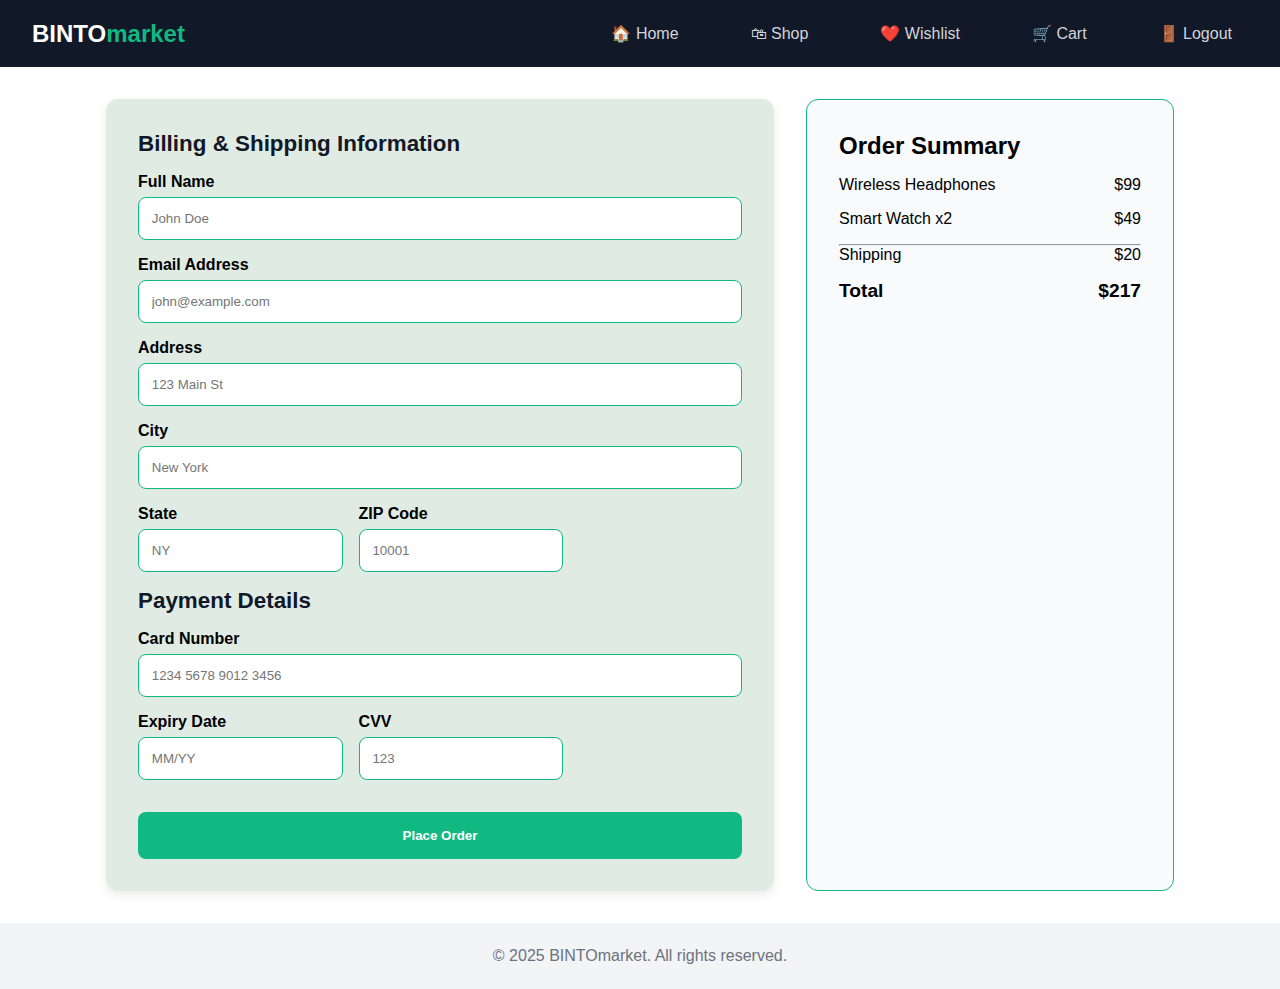
<file: checkout.html>
<!DOCTYPE html>
<html lang="en">
<head>
  <meta charset="UTF-8">
  <meta name="viewport" content="width=device-width, initial-scale=1.0">
  <title>Checkout - BINTOmarket</title>
  <link rel="stylesheet" href="checkout.css">
</head>
<body>
  <!-- Header -->
  <header class="checkout-header">
    <h1 class="logo">BINTO<span>market</span></h1>
   <nav id="shopNav" class="shop-nav">
      <button id="navToggle" aria-label="Toggle navigation" class="nav-toggle" aria-expanded="false" aria-controls="navLinks">☰</button>
      <div class="nav-links" id="navLinks">
        <a href="index.html">🏠 Home</a>
        <a href="customer-shop.html">🛍 Shop</a>
        <a href="wishlist.html">❤️ Wishlist</a>
        <a href="cart.html">🛒 Cart</a>
        <a href="login.html">🚪 Logout</a>
      </div>
    </nav>
    <style>
      .shop-nav {
        position: relative;
      }
      .nav-toggle {
        background: #111827;
        border: none;
        font-size: 1.5em;
        cursor: pointer;
        display: none;
        color: #fff;
        padding: 0.5em 1em;
        border-radius: 4px;
      }
      .nav-links {
        display: flex;
        gap: 1em;
        background: transparent;
        padding: 0;
        width: auto;
        position: static;
        color: #fff;
        border-radius: 0;
        align-items: center;
      }
      .nav-links a {
        color: #fff;
        padding: 0.5em 1em;
        text-decoration: none;
        border-radius: 4px;
        transition: background 0.2s;
      }
      .nav-links a:hover,
      .nav-links a:focus {
        background: #374151;
      }
      @media (max-width: 600px) {
        .nav-toggle {
          display: inline-block;
        }
        .nav-links {
          display: none;
          flex-direction: column;
          position: absolute;
          top: 2.5em;
          left: 50%;
          transform: translateX(-50%);
          background: #111827;
          box-shadow: 0 2px 8px rgba(0,0,0,0.1);
          width: 90vw;
          max-width: 350px;
          z-index: 10;
          border-radius: 8px;
          padding: 1em 0;
        }
        .nav-links.active {
          display: flex;
        }
      }
    </style>
  </header>
  
  
  <!-- Checkout Container -->
  <main class="checkout-container">
    <!-- Billing & Shipping Form -->
    <section class="form-section">
      <h2>Billing & Shipping Information</h2>
      <form id="checkout-form">
        <div class="form-group">
          <label for="fullname">Full Name</label>
          <input type="text" id="fullname" placeholder="John Doe" required>
        </div>

        <div class="form-group">
          <label for="email">Email Address</label>
          <input type="email" id="email" placeholder="john@example.com" required>
        </div>

        <div class="form-group">
          <label for="address">Address</label>
          <input type="text" id="address" placeholder="123 Main St" required>
        </div>

        <div class="form-group">
          <label for="city">City</label>
          <input type="text" id="city" placeholder="New York" required>
        </div>

        <div class="form-row">
          <div class="form-group">
            <label for="state">State</label>
            <input type="text" id="state" placeholder="NY" required>
          </div>

          <div class="form-group">
            <label for="zip">ZIP Code</label>
            <input type="text" id="zip" placeholder="10001" required>
          </div>
        </div>

        <h2>Payment Details</h2>
        <div class="form-group">
          <label for="card">Card Number</label>
          <input type="text" id="card" placeholder="1234 5678 9012 3456" required>
        </div>

        <div class="form-row">
          <div class="form-group">
            <label for="exp">Expiry Date</label>
            <input type="text" id="exp" placeholder="MM/YY" required>
          </div>

          <div class="form-group">
            <label for="cvv">CVV</label>
            <input type="text" id="cvv" placeholder="123" required>
          </div>
        </div>

        <button type="submit" class="place-order-btn">Place Order</button>
      </form>
    </section>

    <!-- Order Summary -->
    <aside class="summary-section">
      <h2>Order Summary</h2>
      <div class="summary-item">
        <p>Wireless Headphones</p>
        <span>$99</span>
      </div>
      <div class="summary-item">
        <p>Smart Watch x2</p>
        <span>$49</span>
      </div>
      <hr>
      <div class="summary-item">
        <p>Shipping</p>
        <span>$20</span>
      </div>
      <div class="summary-total">
        <p>Total</p>
        <span>$217</span>
      </div>
    </aside>
  </main>

  <footer>
    <p>© 2025 BINTOmarket. All rights reserved.</p>
  </footer>

  <script src="checkout.js"></script>
  <script>
      const navToggle = document.getElementById('navToggle');
      const navLinks = document.querySelector('.nav-links');
      navToggle.addEventListener('click', () => {
      navLinks.classList.toggle('active');
      });
    </script>
</body>
</html>
</file>
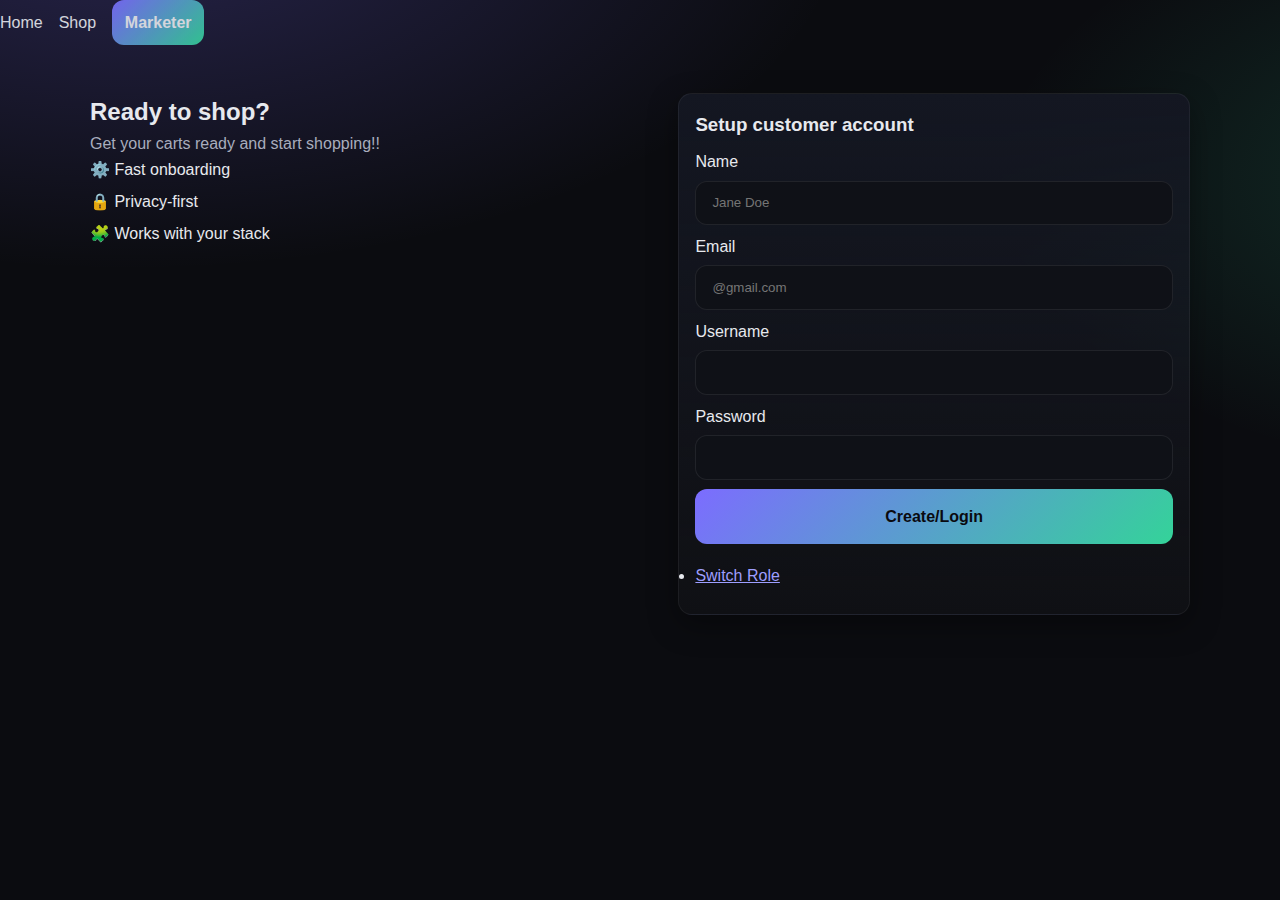
<file: contactC.html>
<!DOCTYPE html>
<html lang="en">
<head>
    <meta charset="UTF-8">
    <meta name="viewport" content="width=device-width, initial-scale=1.0">
    <title>contacts</title>
    <link rel="stylesheet" href="styles.css" />
</head>
<body>
    <header>
        <button class="nav-toggle" aria-label="Toggle navigation" aria-expanded="false" aria-controls="nav">
<span></span><span></span><span></span>
</button>
<nav id="nav" class="site-nav" aria-label="Primary">
<ul>
<li><a href="index.html#features">Home</a></li>
<li><a href="marketer.html">Shop</a></li>
<li><a class="btn btn--sm" href="contactM.html">Marketer</a></li>
</ul>
</nav>
    </header>
    <!-- CONTACT / CTA -->
<section id="contact" class="section section--tight">
<div class="container grid grid--2">
<div>
<h2>Ready to shop?</h2>
<p class="muted">Get your carts ready and start shopping!!</p>
<ul class="bullets">
<li>⚙️ Fast onboarding</li>
<li>🔒 Privacy-first</li>
<li>🧩 Works with your stack</li>
</ul>
</div>

<form class="card form" aria-labelledby="cta-head" novalidate>
<h3 id="cta-head">Setup customer account</h3>
<label>
<span>Name</span>
<input name="name" type="text" placeholder="Jane Doe" required />
</label>
<label>
<span>Email</span>
<input name="email" type="email" placeholder="@gmail.com" required />
</label>
<label>
<span>Username</span>
<input name="username" type="text" placeholder/>
</label>
<label>
<span>Password</span>
<input name="password" type="text" placeholder/>
</label>
<label>
<a class="btn btn--block" href="customer-shop.html">Create/Login</a>
<p class="form__msg" role="status" aria-live="polite"></p>
<li><a href="contactM.html" id="resetRole">Switch Role</a></li>
</form>
</div>
</section>
</main>
<script>
    const mapToggle = document.getElementById('signup')
    if (mapToggle) {
        mapToggle.addEventListener('click', function() {
            alert('welcome to the customers Section. please have a nice time');
        });
    }
</script>
</body>
</html>
</file>
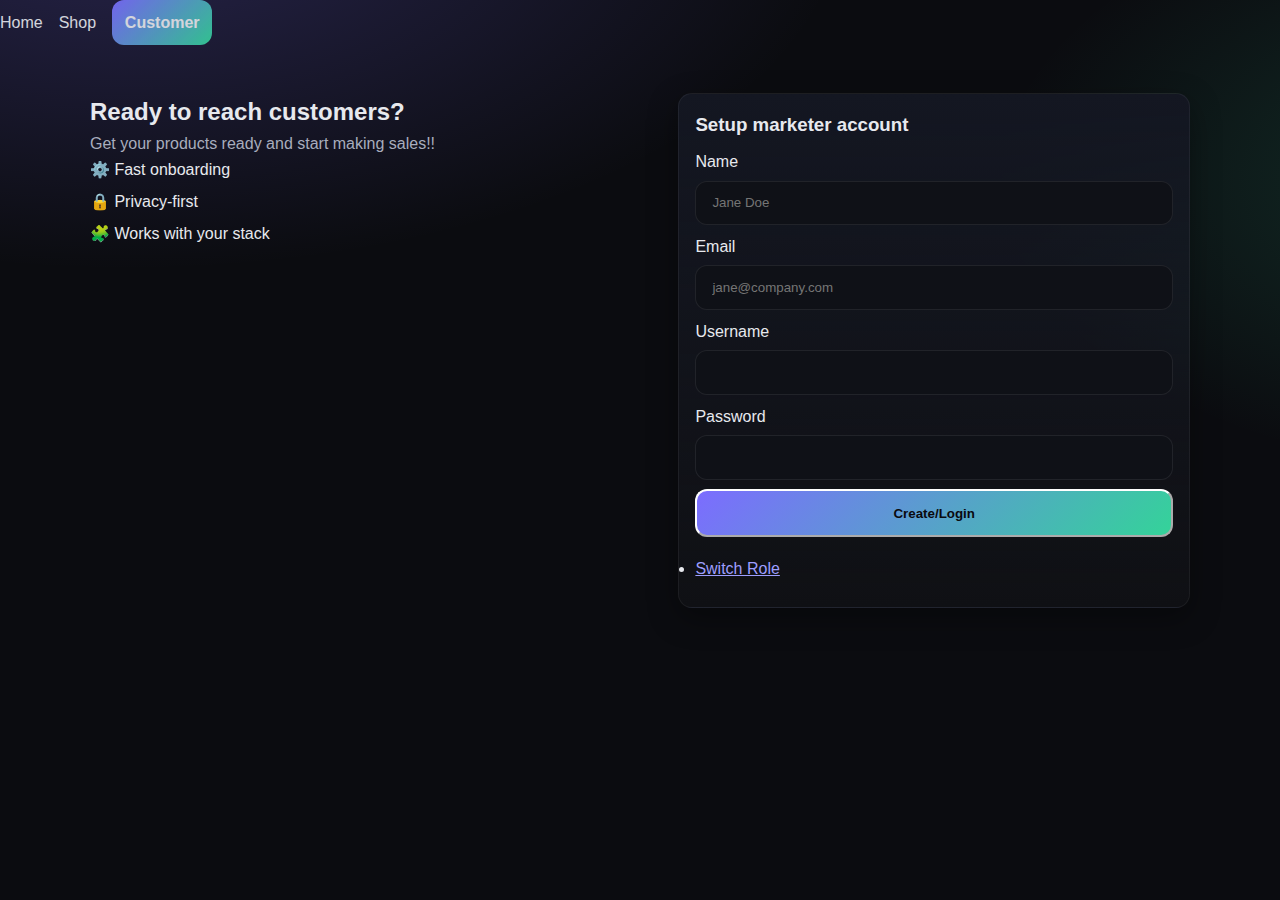
<file: contactM.html>
<!DOCTYPE html>
<html lang="en">
<head>
    <meta charset="UTF-8">
    <meta name="viewport" content="width=device-width, initial-scale=1.0">
    <title>contacts</title>
    <link rel="stylesheet" href="styles.css" />
</head>
<body>
    <header>
        <button class="nav-toggle" aria-label="Toggle navigation" aria-expanded="false" aria-controls="nav">
<span></span><span></span><span></span>
</button>
<nav id="nav" class="site-nav" aria-label="Primary">
<ul>
<li><a href="index.html#features">Home</a></li>
<li><a href="marketer.html">Shop</a></li>
<li><a class="btn btn--sm" href="contactC.html">Customer</a></li>
</ul>
</nav>
    </header>
    <!-- CONTACT / CTA -->
<section id="contact" class="section section--tight">
<div class="container grid grid--2">
<div>
<h2>Ready to reach customers?</h2>
<p class="muted">Get your products ready and start making sales!!</p>
<ul class="bullets">
<li>⚙️ Fast onboarding</li>
<li>🔒 Privacy-first</li>
<li>🧩 Works with your stack</li>
</ul>
</div>

<form class="card form" aria-labelledby="cta-head" novalidate>
<h3 id="cta-head">Setup marketer account</h3>
<label>
<span>Name</span>
<input name="name" type="text" placeholder="Jane Doe" required />
</label>
<label>
<span>Email</span>
<input name="email" type="email" placeholder="jane@company.com" required />
</label>
<label>
<span>Username</span>
<input name="username" type="text" placeholder/>
</label>
<label>
<span>Password</span>
<input name="password" type="text" placeholder/>
</label>
<label>
<button class="btn btn--block" type="submit">Create/Login</button>
<p class="form__msg" role="status" aria-live="polite"></p>
<li><a href="contactC.html" id="resetRole">Switch Role</a></li>
</form>
</div>
</section>
</main>
</body>
</html>
</file>
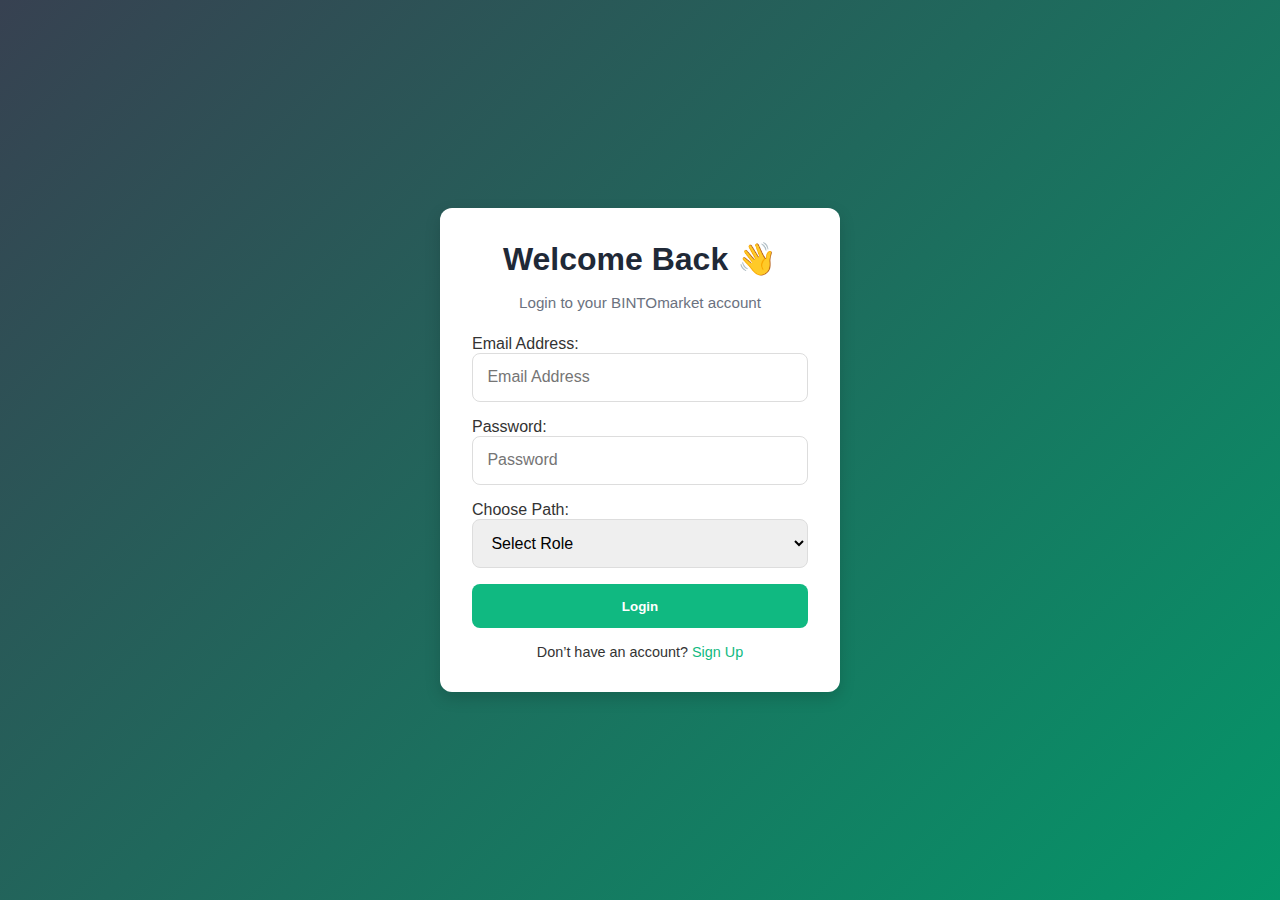
<file: login.html>
<!DOCTYPE html>
<html lang="en">
<head>
  <meta charset="UTF-8">
  <meta name="viewport" content="width=device-width, initial-scale=1.0">
  <title>Login - BINTOmarket</title>
  <link rel="stylesheet" href="auth.css">
</head>
<body>
  <main>
    <form id="login-form">
      <h1>Welcome Back 👋</h1>
      <p class="subtitle">Login to your BINTOmarket account</p>

      <label for="login-email">Email Address:</label>
      <input type="email" id="login-email" name="email" placeholder="Email Address" required>

      <label for="login-password">Password:</label>
      <input type="password" id="login-password" name="password" placeholder="Password" required>

      <!-- Role Selector -->
      <label for="login-role" class="role-label">Choose Path:</label>
      <select id="login-role" name="role" required>
      <option value="">Select Role</option>
      <option value="customer">Customer</option>
      <option value="marketer">Marketer</option>
      </select>

      <button type="submit">Login</button>
      <p>Don’t have an account? <a href="signup.html">Sign Up</a></p>
      <div id="login-message"></div>
    </form>
    <script>
      // Load previous login email if available
      document.addEventListener('DOMContentLoaded', function() {
      const emailInput = document.getElementById('login-email');
      const lastEmail = localStorage.getItem('lastLoginEmail');
      if (lastEmail) {
        emailInput.value = lastEmail;
      }
      });

      // Simple verification and remember login
      document.getElementById('login-form').addEventListener('submit', function(e) {
      e.preventDefault();
      const email = document.getElementById('login-email').value;
      const password = document.getElementById('login-password').value;
      const role = document.getElementById('login-role').value;
      const messageDiv = document.getElementById('login-message');

      // Dummy users for demo
      const users = [
        { email: 'customer@example.com', password: 'customer123', role: 'customer' },
        { email: 'marketer@example.com', password: 'marketer123', role: 'marketer' }
      ];

      const user = users.find(u => u.email === email && u.password === password && u.role === role);

      if (user) {
        localStorage.setItem('lastLoginEmail', email);
        messageDiv.textContent = 'Login successful!';
        messageDiv.style.color = 'green';
        // Redirect or further logic here
      } else {
        messageDiv.textContent = 'Invalid credentials or role.';
        messageDiv.style.color = 'red';
      }
      });
    </script>
  </main>

  <script src="auth.js"></script>
</body>
</html>
</file>
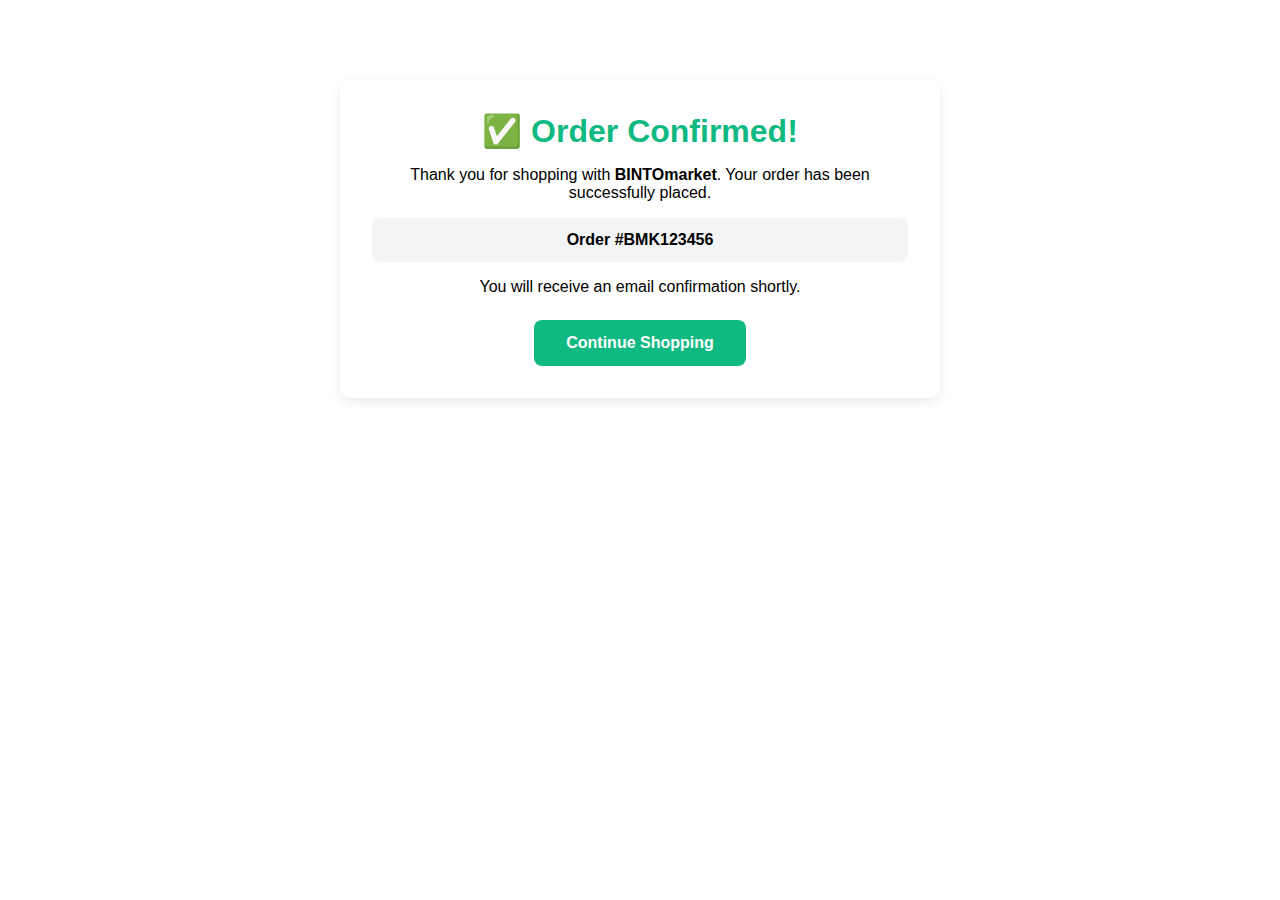
<file: order-confirmation.html>
<!DOCTYPE html>
<html lang="en">
<head>
  <meta charset="UTF-8">
  <meta name="viewport" content="width=device-width, initial-scale=1.0">
  <title>Order Confirmation - BINTOmarket</title>
  <link rel="stylesheet" href="checkout.css">
  <style>
    .confirmation-container {
      max-width: 600px;
      margin: 5rem auto;
      background: #fff;
      padding: 2rem;
      border-radius: 12px;
      text-align: center;
      box-shadow: 0 4px 12px rgba(0,0,0,0.08);
    }
    .confirmation-container h1 {
      color: #10B981;
      margin-bottom: 1rem;
    }
    .order-id {
      background: #f3f4f6;
      padding: 0.8rem;
      border-radius: 8px;
      margin: 1rem 0;
      font-weight: 600;
    }
    .btn-shop {
      display: inline-block;
      margin-top: 1.5rem;
      padding: 0.9rem 2rem;
      background: #10B981;
      color: #fff;
      font-weight: 600;
      text-decoration: none;
      border-radius: 8px;
      transition: 0.3s;
    }
    .btn-shop:hover {
      background: #059669;
    }
  </style>
</head>
<body>
  <div class="confirmation-container">
    <h1>✅ Order Confirmed!</h1>
    <p>Thank you for shopping with <strong>BINTOmarket</strong>. Your order has been successfully placed.</p>
    <div class="order-id">Order #BMK123456</div>
    <p>You will receive an email confirmation shortly.</p>
    <a href="customer-shop.html" class="btn-shop">Continue Shopping</a>
  </div>
</body>
</html>
</file>
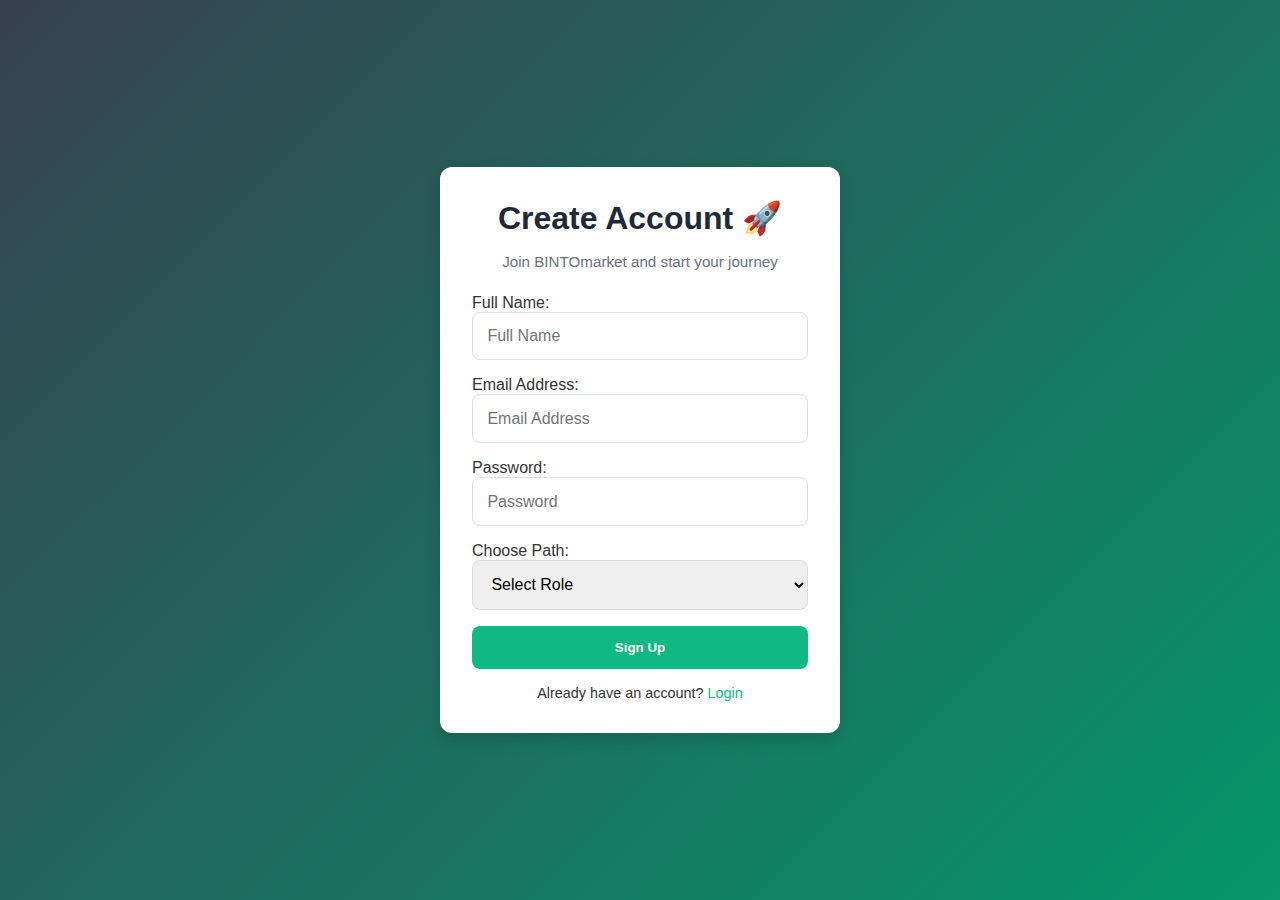
<file: signup.html>
<!DOCTYPE html>
<html lang="en">
<head>
  <meta charset="UTF-8">
  <meta name="viewport" content="width=device-width, initial-scale=1.0">
  <title>Signup - BINTOmarket</title>
  <link rel="stylesheet" href="auth.css">
</head>
<body>
  <main>
    <form id="signup-form">
      <h1>Create Account 🚀</h1>
      <p class="subtitle">Join BINTOmarket and start your journey</p>

      <label for="signup-name">Full Name:</label>
      <input type="text" id="signup-name" name="fullname" placeholder="Full Name" required>

      <label for="signup-email">Email Address:</label>
      <input type="email" id="signup-email" name="email" placeholder="Email Address" required>

      <label for="signup-password">Password:</label>
      <input type="password" id="signup-password" name="password" placeholder="Password" required>

      <!-- Role Selector -->
      <label for="signup-role" class="role-label">Choose Path:</label>
      <select id="signup-role" name="role" required>
        <option value="">Select Role</option>
        <option value="customer">Customer</option>
        <option value="marketer">Marketer</option>
      </select>

      <button type="submit">Sign Up</button>
      <p>Already have an account? <a href="login.html">Login</a></p>
    </form>
  </main>

  <script src="auth.js"></script>
</body>
</html>
</file>
<file: checkout.css>
/* Reset */
* {
  margin: 0;
  padding: 0;
  box-sizing: border-box;
  font-family: "Segoe UI", Tahoma, Geneva, Verdana, sans-serif;
}

/* Header */
.checkout-header {
  display: flex;
  justify-content: space-between;
  align-items: center;
  background: #111827;
  color: #fff;
  padding: 1rem 2rem;
}

.checkout-header .logo {
  font-size: 1.5rem;
  font-weight: 700;
}

.checkout-header .logo span {
  color: #10B981;
}

.checkout-header nav a {
  margin-left: 1.5rem;
  text-decoration: none;
  color: #d1d5db;
  transition: 0.3s;
}

.checkout-header nav a.active,
.checkout-header nav a:hover {
  color: #10B981;
}

/* Checkout Container */
.checkout-container {
  display: flex;
  max-width: 1100px;
  margin: 2rem auto;
  padding: 0 1rem;
  gap: 2rem;
}

/* Form Section */
.form-section {
  flex: 2;
  background: #e0ebe4;
  padding: 2rem;
  border-radius: 12px;
  box-shadow: 0 4px 12px rgba(0,0,0,0.08);
}

.form-section h2 {
  margin-bottom: 1rem;
  color: #111827;
  font-size: 1.4rem;
}

.form-group {
  margin-bottom: 1rem;
}

.form-group label {
  display: block;
  font-weight: 600;
  margin-bottom: 0.4rem;
}

.form-group input {
  width: 100%;
  padding: 0.8rem;
  border: 1px solid #10B981;
  border-radius: 8px;
  outline: none;
  transition: border 0.3s;
}

.form-group input:focus {
  border-color: #10B981;
}

.form-row {
  display: flex;
  gap: 1rem;
}

.place-order-btn {
  width: 100%;
  padding: 1rem;
  background: #10B981;
  color: #fff;
  font-weight: 700;
  border: none;
  border-radius: 8px;
  cursor: pointer;
  transition: 0.3s;
  margin-top: 1rem;
}

.place-order-btn:hover {
  background: #059669;
}

/* Summary Section */
.summary-section {
  flex: 1;
  background: #f9fafb;
  padding: 2rem;
  border-radius: 12px;
  border: 1px solid #10B981;
}

.summary-section h2 {
  margin-bottom: 1rem;
}

.summary-item,
.summary-total {
  display: flex;
  justify-content: space-between;
  margin-bottom: 1rem;
  font-size: 1rem;
}

.summary-total {
  font-weight: 700;
  font-size: 1.2rem;
}

/* Footer */
footer {
  text-align: center;
  padding: 1.5rem;
  margin-top: 2rem;
  background: #f3f4f6;
  color: #6b7280;
}
</file>
<file: styles.css>
/* ---------- CSS RESET (lite) ---------- */
* { box-sizing: border-box; }
html, body { height: 100%; }
body, h1, h2, h3, p, ul { margin: 0; }
img, svg { display: block; max-width: 100%; }

/* ---------- THEME ---------- */
:root{
--bg: #0b0c10;
--bg-alt: #10121a;
--text: #e7e9ee;
--muted: #a8adbd;
--brand-500: #7c6cff;
--accent-500: #34d399;
--danger: #ff6b6b;
--surface-800: #141722;
--surface-900: #0f1118;
--ring: 0 0 0 3px color-mix(in oklab, var(--brand-500), transparent 70%);
--radius: 14px;
--shadow: 0 10px 30px rgba(0,0,0,.35);
--container: 1100px;
--speed: 220ms;
--gap: 1.25rem;
--font: ui-sans-serif, system-ui, -apple-system, "Segoe UI", Roboto, "Helvetica Neue", Arial, "Noto Sans", "Apple Color Emoji","Segoe UI Emoji";
}

html { color-scheme: dark; scroll-behavior: smooth; }
body {
background: radial-gradient(1200px 600px at 10% -10%, rgba(124,108,255,.25), transparent 60%),
radial-gradient(900px 500px at 120% 20%, rgba(52,211,153,.18), transparent 60%),
var(--bg);
color: var(--text);
font: 16px/1.6 var(--font);
}

/* ---------- UTILITIES ---------- */
.container { width: min(100% - 2rem, var(--container)); margin-inline: auto; }
.narrow { width: min(100% - 2rem, 760px); margin-inline: auto; }
.grid { display: grid; gap: clamp(1rem, 2vw, 2rem); align-items: start; }
.grid--2 { grid-template-columns: 1.1fr 1fr; }
.grid--3 { grid-template-columns: repeat(3, 1fr); }
@media (max-width: 900px){ .grid--2, .grid--3 { grid-template-columns: 1fr; } }
.section { padding: clamp(2.5rem, 6vw, 5rem) 0; }
.section--alt { background: linear-gradient(180deg, transparent, rgba(255,255,255,0.02)); }
.section--tight { padding: clamp(2rem, 4vw, 3rem) 0; }
.lead { font-size: clamp(1.05rem, 1.2rem + 0.6vw, 1.35rem); color: var(--muted); }
.muted { color: var(--muted); }
.bullets { list-style: none; padding: 0; }
.bullets li { margin-bottom: .4rem; }
.list { list-style: none; padding: 0; display: grid; gap: .5rem; }
.badge { display: inline-block; background: color-mix(in oklab, var(--brand-500), black 35%); padding:.25rem .5rem; border-radius: 999px; font-size:.8rem; letter-spacing:.2px; }
:is(input, textarea){ width: 100%; padding: .85rem 1rem; border-radius: 12px; border: 1px solid rgba(255,255,255,.08); background: #0f1117; color: var(--text); }
:is(input, textarea):focus { outline: none; box-shadow: var(--ring); border-color: color-mix(in oklab, var(--brand-500), white 20%); }
.btn { display: inline-block; padding: .9rem 1.1rem; border-radius: 12px; background: linear-gradient(135deg, var(--brand-500), var(--accent-500)); color: #0a0a0f; text-decoration: none; font-weight: 700; transition: transform var(--speed), opacity var(--speed); }
.btn:hover { transform: translateY(-2px); }
.btn--ghost { background: transparent; color: var(--text); border: 1px solid rgba(255,255,255,.15); }
.btn--sm { padding: .6rem .8rem; font-weight: 600; }
.btn--block { width: 100%; text-align: center; }

/* ---------- HEADER ---------- */
.site-header {
position: sticky; top: 0; z-index: 50;
backdrop-filter: blur(8px);
background: color-mix(in oklab, var(--bg), transparent 25%);
border-bottom: 1px solid rgba(255,255,255,.06);
}
.site-header .container { display: flex; align-items: center; justify-content: space-between; padding: .9rem 0; }
.brand { display: inline-flex; gap:.6rem; align-items: center; color: var(--text); font-weight: 800; text-decoration: none; }
.site-nav ul { display: flex; gap: 1rem; align-items: center; list-style: none; margin: 0; padding: 0; }
.site-nav a { color: var(--text); text-decoration: none; opacity: .9; }
.site-nav a:hover, .site-nav a.is-active { opacity: 1; }
.nav-toggle { display: none; background: transparent; border: none; padding: .25rem; }
.nav-toggle span { display:block; width: 26px; height: 2px; background: var(--text); margin:6px 0; transition: var(--speed); }
@media (max-width: 820px){
.nav-toggle { display: inline-block; }
.site-nav { position: absolute; inset: 60px 1rem auto 1rem; background: var(--surface-800); border: 1px solid rgba(255,255,255,.06); border-radius: 14px; padding: .75rem; transform-origin: top right; scale: 0.98; opacity: 0; pointer-events: none; transition: var(--speed); }
.site-nav.open { opacity: 1; scale: 1; pointer-events: auto; }
.site-nav ul { flex-direction: column; align-items: stretch; }
}

/* ---------- HERO ---------- */
.hero { position: relative; padding: clamp(3rem, 8vw, 7rem) 0 clamp(2rem, 6vw, 4rem); }
.hero__copy h1 { font-size: clamp(1.8rem, 2.2rem + 1.8vw, 3.2rem); line-height: 1.1; letter-spacing: -0.02em; }
.hero .actions { display: flex; gap:.8rem; margin-top: 1rem; flex-wrap: wrap; }
.trust { display: grid; gap: .25rem; margin-top: 1rem; padding-left: 1.2rem; }
.hero__visual { display: grid; gap: 1rem; align-content: start; }
.card { background: linear-gradient(180deg, var(--surface-800), rgba(255,255,255,0.02)); border: 1px solid rgba(255,255,255,.06); border-radius: var(--radius); box-shadow: var(--shadow); padding: 1rem; }
.stat h3 { font-size: 2.2rem; }
.chart { display: grid; grid-template-columns: repeat(5, 1fr); align-items: end; gap: .6rem; height: 120px; padding: .75rem; }
.chart .bar { height: calc(var(--v) * 1%); background: linear-gradient(180deg, var(--brand-500), var(--accent-500)); border-radius: 8px; opacity: .95; }

/* ---------- FEATURES ---------- */
.feature .icon { font-size: 1.6rem; margin-bottom: .25rem; }

/* ---------- LOGOS / QUOTE ---------- */
.quote p { font-size: 1.2rem; }
.logos { display: grid; grid-auto-flow: column; gap: 1rem; align-items: center; justify-content: space-between; list-style: none; padding: 0; }

/* ---------- PRICING ---------- */
.pricing .price { position: relative; padding-top: 1.2rem; }
.price--featured { outline: 2px solid color-mix(in oklab, var(--brand-500), white 10%); transform: translateY(-4px); }
.money { font-size: 2rem; font-weight: 800; }
.money .per { font-size: .9rem; color: var(--muted); }

/* ---------- FORMS ---------- */
.form h3 { margin-bottom: .5rem; }
.form label { display: grid; gap:.35rem; margin: .6rem 0; }
.form__msg { margin-top: .5rem; font-size: .95rem; }

/* ---------- PAGE HERO (about) ---------- */
.page-hero { padding: clamp(3rem, 7vw, 5rem) 0 1.5rem; background: linear-gradient(180deg, rgba(124,108,255,.18), transparent 60%); }

/* ---------- FOOTER ---------- */
.site-footer { padding: 2rem 0; border-top: 1px solid rgba(255,255,255,.06); background: linear-gradient(180deg, transparent, rgba(255,255,255,0.02)); }
.footer-grid { display: grid; gap: 1.2rem; grid-template-columns: 1fr auto; align-items: start; }
.footer-links { display: grid; gap: .4rem; list-style: none; padding: 0; }
.brand--footer { display: inline-flex; gap:.5rem; align-items: center; font-weight: 800; color: var(--text); }

/* ---------- ACCESSIBILITY ---------- */
.skip-link { position: absolute; left: -999px; top: auto; width: 1px; height: 1px; overflow: hidden; }
.skip-link:focus { left: 1rem; top: 1rem; width: auto; height: auto; padding:.5rem .75rem; background: #fff; color:#000; border-radius: 8px; }

/* ---------- FUN BITS ---------- */
.hero__wave { position:absolute; inset:auto 0 0 0; height: 60px; background:
radial-gradient(120px 20px at 10% 0, rgba(255,255,255,.2), transparent 60%),
radial-gradient(180px 30px at 40% 0, rgba(255,255,255,.18), transparent 60%),
radial-gradient(140px 20px at 70% 0, rgba(255,255,255,.14), transparent 60%),
radial-gradient(160px 40px at 100% 0, rgba(255,255,255,.2), transparent 60%);
opacity:.06;
}

/* ---------- REDUCE MOTION ---------- */
@media (prefers-reduced-motion: reduce){
html { scroll-behavior: auto; }
.btn:hover { transform: none; }
}
.choose-path {
  text-align: center;
  padding: 4rem 1rem;
  background: var(--surface-100);
}

.choose-path h2 {
  font-size: 2rem;
  margin-bottom: 1rem;
  color: var(--brand-500);
}

.choose-path p {
  margin-bottom: 2rem;
  color: var(--text-700);
}

.path-options {
  display: flex;
  justify-content: center;
  gap: 2rem;
  flex-wrap: wrap;
}

.path-card {
  flex: 1 1 250px;
  max-width: 300px;
  padding: 2rem;
  text-decoration: none;
  border-radius: 10px;
  box-shadow: 0 4px 8px rgba(0,0,0,0.1);
  transition: transform 0.2s, box-shadow 0.2s;
}

.path-card h3 {
  margin-bottom: 0.5rem;
}

.path-card.customer {
  background: #e0f2fe; /* light blue */
  color: #1e3a8a;
}

.path-card.marketer {
  background: #ecfdf5; /* light green */
  color: #065f46;
}

.path-card.Tag-shop {
  background: #e0f2fe; /* light blue */
  color: #1e3a8a;
}

.path-card:hover {
  transform: translateY(-5px);
  box-shadow: 0 6px 12px rgba(0,0,0,0.15);
}
/* General Reset */
* {
  margin: 0;
  padding: 0;
  box-sizing: border-box;
  font-family: "Segoe UI", Tahoma, Geneva, Verdana, sans-serif;
}

/* Header */
.shop-header {
  display: flex;
  justify-content: space-between;
  align-items: center;
  padding: 1rem 2rem;
  background: #111827;
  color: #fff;
  position: sticky;
  top: 0;
  z-index: 1000;
}

.shop-header .logo {
  font-size: 1.5rem;
  font-weight: 700;
}

.shop-header .logo span {
  color: #10B981;
}

.shop-header nav a {
  margin-left: 1.5rem;
  text-decoration: none;
  color: #d1d5db;
  font-weight: 500;
  transition: 0.3s;
}

.shop-header nav a:hover {
  color: #10B981;
}

/* Hero Banner */
.hero {
  background: linear-gradient(135deg, #111827, #059669);
  color: #fff;
  text-align: center;
  padding: 4rem 2rem;
}

.hero h2 {
  font-size: 2.5rem;
  margin-bottom: 1rem;
}

.hero p {
  margin-bottom: 1.5rem;
  font-size: 1.1rem;
}

.cta-btn {
  background: #0a9667;
  color: #fff;
  padding: 0.9rem 1.8rem;
  border-radius: 8px;
  font-weight: 600;
  text-decoration: none;
  transition: 0.3s;
}

.cta-btn:hover {
  background: #111827;
}

.tagshop-container{
  display: grid;
  grid-template-columns: repeat(auto-fit, minmax(250px, 1fr));
  gap: 2rem;
  padding: 3rem 2rem;
  max-width: 1200px;
  margin: auto;
}

.tagshop-card{
  background-color: #e0f2fe;
  border-radius: 12px;
  overflow: hidden;
  box-shadow: #0b0c10;
  transition: transform 0.2s ease, box-shadow 0.2s ease;
  padding: 1rem;
  text-align: center;
}

.tagshop-card h3{
  margin: 1rem 0 0.5rem;
  font-size: 1.2rem;
  color: #1e3a8a;
}


/* Product Grid */
.shop-container {
  display: grid;
  grid-template-columns: repeat(auto-fit, minmax(250px, 1fr));
  gap: 2rem;
  padding: 3rem 2rem;
  max-width: 1200px;
  margin: auto;
}

.product-card {
  background: #fff;
  border-radius: 12px;
  overflow: hidden;
  box-shadow: 0 4px 12px rgba(0,0,0,0.08);
  transition: transform 0.2s ease, box-shadow 0.2s ease;
  padding: 1rem;
  text-align: center;
}

.product-card img {
  width: 100%;
  height: auto;
  border-radius: 8px;
}

.product-card h3 {
  margin: 1rem 0 0.5rem;
  font-size: 1.2rem;
  color: #374151;
}

.product-card p {
  font-size: 0.95rem;
  color: #6b7280;
  margin-bottom: 0.5rem;
}

.product-card .price {
  font-size: 1.2rem;
  font-weight: 700;
  color: #10B981;
  display: block;
  margin-bottom: 1rem;
}

.product-card button {
  padding: 0.8rem 1.2rem;
  border: none;
  background: #10B981;
  color: #fff;
  font-weight: 600;
  border-radius: 8px;
  cursor: pointer;
  transition: 0.3s;
}

.product-card button:hover {
  background: #059669;
}

.product-card:hover {
  transform: translateY(-6px);
  box-shadow: 0 8px 20px rgba(0,0,0,0.12);
}

/* Footer */
footer {
  text-align: center;
  padding: 1.5rem;
  background: #f3f4f6;
  margin-top: 2rem;
  color: #6b7280;
}
/* Reset */
* {
  margin: 0;
  padding: 0;
  box-sizing: border-box;
  font-family: "Segoe UI", Tahoma, Geneva, Verdana, sans-serif;
}

/* Header */
.cart-header {
  display: flex;
  justify-content: space-between;
  align-items: center;
  background: #111827;
  color: #fff;
  padding: 1rem 2rem;
}

.cart-header .logo {
  font-size: 1.5rem;
  font-weight: 700;
}

.cart-header .logo span {
  color: #10B981;
}

.cart-header nav a {
  margin-left: 1.5rem;
  text-decoration: none;
  color: #d1d5db;
  transition: 0.3s;
}

.cart-header nav a.active,
.cart-header nav a:hover {
  color: #10B981;
}

/* Cart Container */
.cart-container {
  max-width: 900px;
  margin: 2rem auto;
  padding: 0 1rem;
}

.cart-container h2 {
  margin-bottom: 2rem;
  font-size: 2rem;
  color: #10B981;
}

/* Cart Items */
.cart-item {
  display: flex;
  align-items: center;
  background: #374151;
  border-radius: 12px;
  padding: 1rem;
  margin-bottom: 1.5rem;
  box-shadow: 0 4px 12px rgba(0,0,0,0.08);
  justify-content: space-between;
}

.cart-item img {
  border-radius: 8px;
}

.item-details {
  flex: 1;
  margin-left: 1.5rem;
}

.item-details h3 {
  font-size: 1.2rem;
  margin-bottom: 0.3rem;
}

.item-details p {
  font-weight: bold;
  color: #10B981;
  margin-bottom: 0.5rem;
}

.quantity {
  display: flex;
  align-items: center;
}

.quantity input {
  width: 40px;
  text-align: center;
  margin: 0 0.5rem;
  border: 1px solid #f5f9fd;
  border-radius: 6px;
  padding: 0.3rem;
}

.qty-btn {
  background: #141414;
  border: none;
  padding: 0.5rem 0.9rem;
  cursor: pointer;
  border-radius: 6px;
  font-size: 1.1rem;
  transition: 0.3s;
}

.qty-btn:hover {
  background: #165e46;
}

.remove-btn {
  background: #ef4444;
  border: none;
  color: #fff;
  padding: 0.6rem 1rem;
  border-radius: 6px;
  cursor: pointer;
  transition: 0.3s;
}

.remove-btn:hover {
  background: #dc2626;
}

/* Cart Summary */
.cart-summary {
  margin-top: 2rem;
  padding: 1.5rem;
  background: #f9fafb;
  border-radius: 12px;
  box-shadow: 0 4px 12px rgba(0,0,0,0.05);
}

.cart-summary h3 {
  margin-bottom: 1rem;
  color: #111827;
}

.cart-summary p {
  display: flex;
  justify-content: space-between;
  margin-bottom: 0.6rem;
  font-size: 1rem;
  color: #374151;
}

.cart-summary hr {
  margin: 1rem 0;
}

.cart-summary span {
  font-weight: bold;
}

.checkout-btn {
  width: 100%;
  padding: 1rem;
  background: #10B981;
  color: #fff;
  font-weight: 700;
  border: none;
  border-radius: 8px;
  cursor: pointer;
  transition: 0.3s;
  margin-top: 1rem;
}

.checkout-btn:hover {
  background: #059669;
}

/* Footer */
footer {
  text-align: center;
  padding: 1.5rem;
  margin-top: 2rem;
  background: #f3f4f6;
  color: #6b7280;
}
</file>
<file: auth.css>
/* Reset */
* {
  margin: 0;
  padding: 0;
  box-sizing: border-box;
  font-family: "Segoe UI", sans-serif;
}

body {
  background: linear-gradient(135deg, #374151, #059669);
  display: flex;
  justify-content: center;
  align-items: center;
  height: 100vh;
  color: #333;
}

main {
  width: 100%;
  max-width: 400px;
}

form {
  background: #fff;
  padding: 2rem;
  border-radius: 12px;
  box-shadow: 0 6px 16px rgba(0,0,0,0.15);
}

form h1 {
  text-align: center;
  margin-bottom: 0.5rem;
  color: #1F2937;
}

form .subtitle {
  text-align: center;
  margin-bottom: 1.5rem;
  font-size: 0.95rem;
  color: #6B7280;
}

form input, form select {
  width: 100%;
  padding: 0.9rem;
  margin-bottom: 1rem;
  border: 1px solid #ddd;
  border-radius: 8px;
  font-size: 1rem;
}

form input:focus, form select:focus {
  border: 1px solid #10B981;
  outline: none;
}

form button {
  width: 100%;
  padding: 0.9rem;
  background: #10B981;
  color: white;
  font-weight: 600;
  border: none;
  border-radius: 8px;
  cursor: pointer;
  transition: background 0.3s;
}

form button:hover {
  background: #059669;
}

form p {
  text-align: center;
  margin-top: 1rem;
  font-size: 0.9rem;
}

form p a {
  color: #10B981;
  text-decoration: none;
  font-weight: 500;
}
</file>
